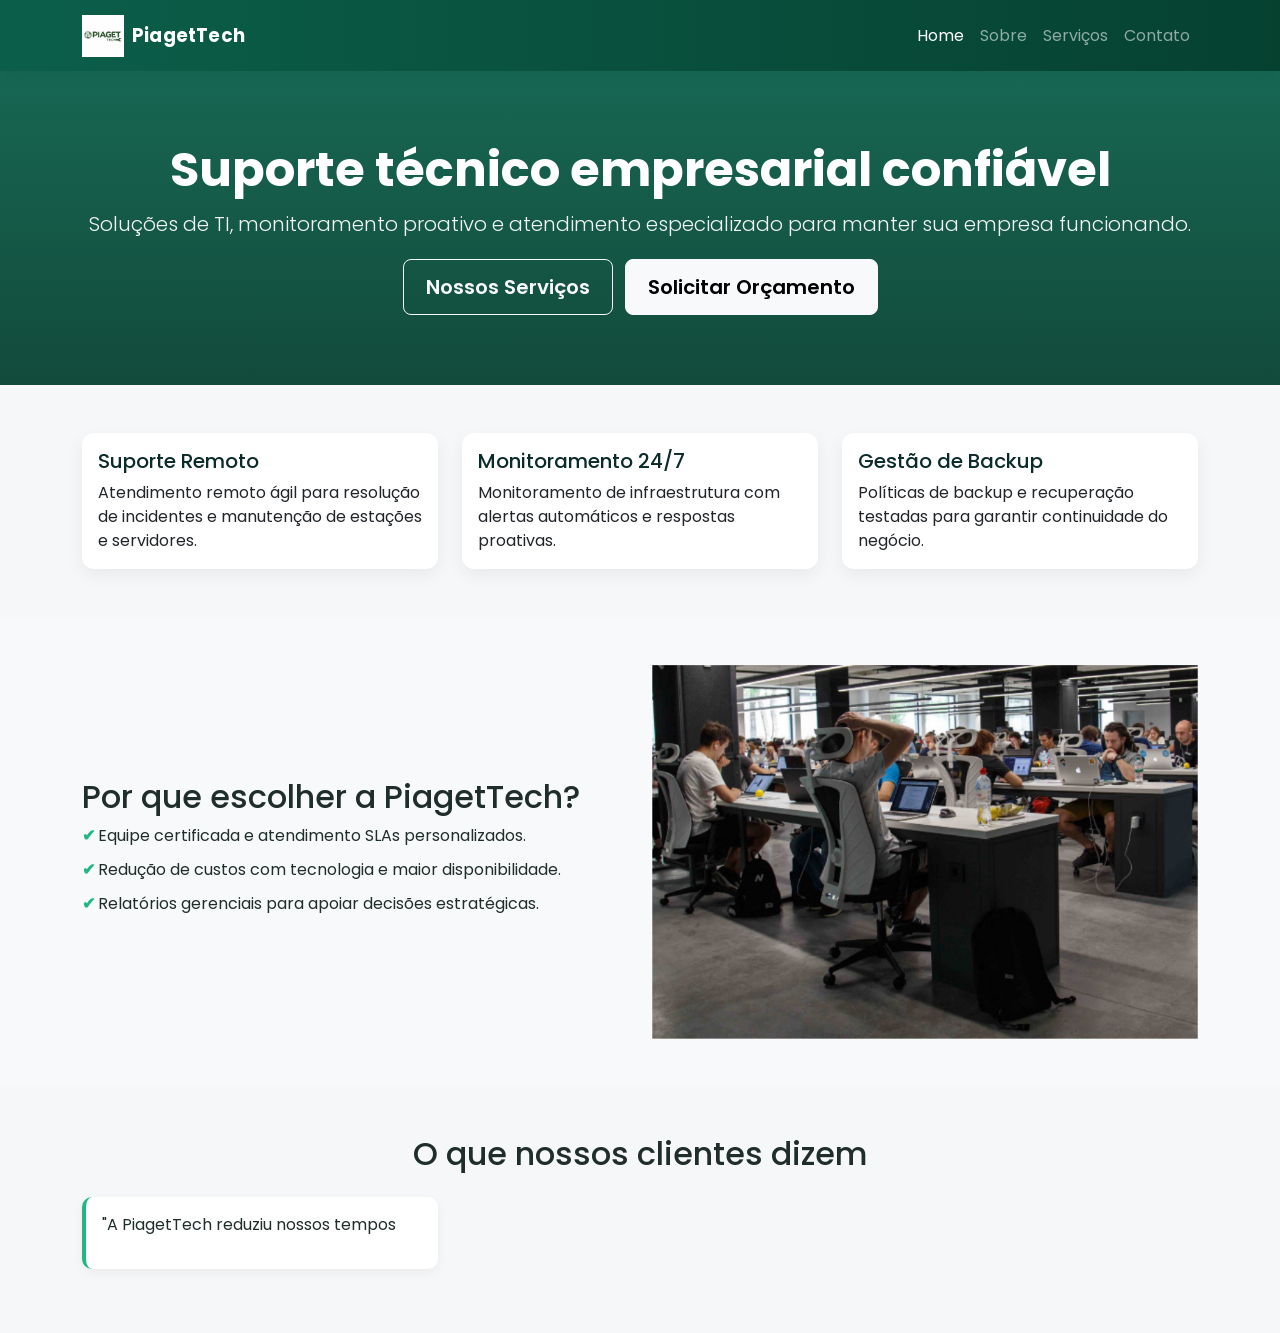
<file: index.html>
<!DOCTYPE html>
<html lang="pt-BR">
<head>
    <meta charset="UTF-8" />
    <meta name="viewport" content="width=device-width, initial-scale=1.0"/>
    <title>PiagetTech - Suporte Técnico Corporativo</title>

    <!-- Google Fonts -->
    <link href="https://fonts.googleapis.com/css2?family=Poppins:wght@300;400;600;700&display=swap" rel="stylesheet">

    <!-- Bootstrap CSS (corrigido) -->
    <link href="https://cdn.jsdelivr.net/npm/bootstrap@5.3.0/dist/css/bootstrap.min.css" rel="stylesheet">

    <!-- Custom CSS -->
    <link rel="stylesheet" href="css/styles.css" />
</head>
<body>
    <!-- Navbar -->
    <nav class="navbar navbar-expand-lg navbar-dark nav-brand-shadow">
        <div class="container">
            <a class="navbar-brand d-flex align-items-center" href="index.html">
                <img src="assets/logo.png" alt="PiagetTech Logo" class="logo me-2" />
                <span class="brand-title">PiagetTech</span>
            </a>
            <button class="navbar-toggler" type="button" data-bs-toggle="collapse" data-bs-target="#navbarNav">
                <span class="navbar-toggler-icon"></span>
            </button>

            <div class="collapse navbar-collapse" id="navbarNav">
                <ul class="navbar-nav ms-auto nav-links">
                    <li class="nav-item"><a class="nav-link active" href="index.html">Home</a></li>
                    <li class="nav-item"><a class="nav-link" href="about.html">Sobre</a></li>
                    <li class="nav-item"><a class="nav-link" href="services.html">Serviços</a></li>
                    <li class="nav-item"><a class="nav-link" href="contact.html">Contato</a></li>
                </ul>
            </div>
        </div>
    </nav>

    <!-- Hero -->
    <header class="hero">
        <div class="container text-center text-white">
            <h1 class="display-5">Suporte técnico empresarial confiável</h1>
            <p class="lead">Soluções de TI, monitoramento proativo e atendimento especializado para manter sua empresa funcionando.</p>
            <div class="hero-cta">
                <a href="services.html" class="btn btn-outline-light btn-lg me-2">Nossos Serviços</a>
                <a href="contact.html" class="btn btn-light btn-lg">Solicitar Orçamento</a>
            </div>
        </div>
    </header>

    <!-- Service Highlights -->
    <section class="container my-5">
        <div class="row g-4">
            <div class="col-md-4">
                <div class="card service-card h-100">
                    <div class="card-body">
                        <h5 class="card-title">Suporte Remoto</h5>
                        <p class="card-text">Atendimento remoto ágil para resolução de incidentes e manutenção de estações e servidores.</p>
                    </div>
                </div>
            </div>

            <div class="col-md-4">
                <div class="card service-card h-100">
                    <div class="card-body">
                        <h5 class="card-title">Monitoramento 24/7</h5>
                        <p class="card-text">Monitoramento de infraestrutura com alertas automáticos e respostas proativas.</p>
                    </div>
                </div>
            </div>

            <div class="col-md-4">
                <div class="card service-card h-100">
                    <div class="card-body">
                        <h5 class="card-title">Gestão de Backup</h5>
                        <p class="card-text">Políticas de backup e recuperação testadas para garantir continuidade do negócio.</p>
                    </div>
                </div>
            </div>
        </div>
    </section>

    <!-- Why choose -->
    <section class="bg-light py-5">
        <div class="container">
            <div class="row align-items-center gy-4">
                <div class="col-md-6">
                    <h2>Por que escolher a PiagetTech?</h2>
                    <ul class="feature-list">
                        <li>Equipe certificada e atendimento SLAs personalizados.</li>
                        <li>Redução de custos com tecnologia e maior disponibilidade.</li>
                        <li>Relatórios gerenciais para apoiar decisões estratégicas.</li>
                    </ul>
                </div>
                <div class="col-md-6">
                    <img src="assets/office-support.png" alt="Suporte técnico" class="img-fluid" />
                </div>
            </div>
        </div>
    </section>

    <!-- Testimonials -->
    <section class="container my-5">
        <h2 class="text-center mb-4">O que nossos clientes dizem</h2>
        <div class="row g-4">
            <div class="col-md-4">
                <blockquote class="testimonial">
                    <p>"A PiagetTech reduziu nossos tempos
</file>
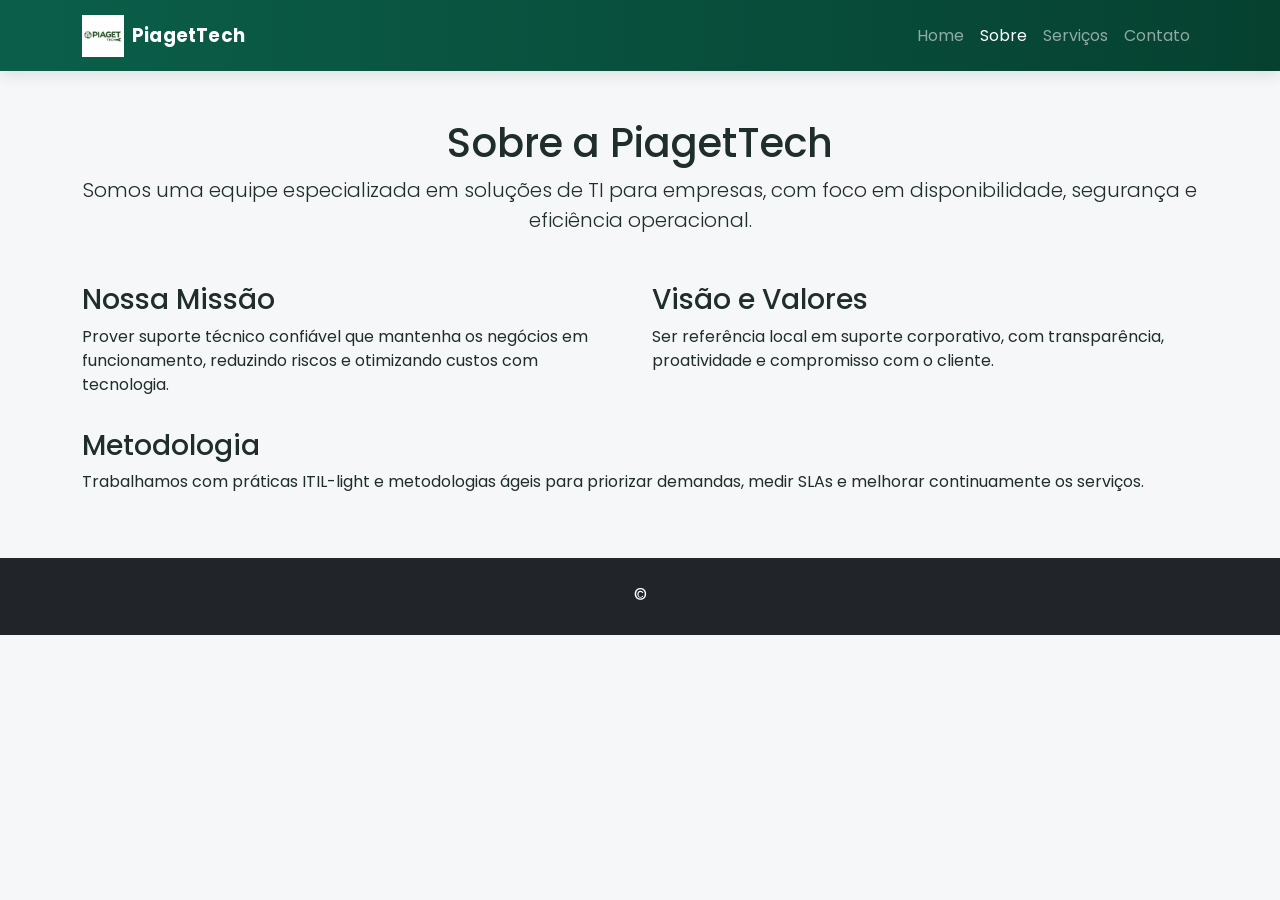
<file: about.html>
<!DOCTYPE html>
<html lang="pt-BR">
<head>
    <meta charset="UTF-8" />
    <meta name="viewport" content="width=device-width, initial-scale=1.0"/>
    <title>Sobre - PiagetTech</title>

    <link href="https://fonts.googleapis.com/css2?family=Poppins:wght@300;400;600;700&display=swap" rel="stylesheet">
    <link href="https://cdn.jsdelivr.net/npm/bootstrap@5.3.0/dist/css/bootstrap.min.css" rel="stylesheet">
    <link rel="stylesheet" href="css/styles.css" />
</head>
<body>
    <nav class="navbar navbar-expand-lg navbar-dark nav-brand-shadow">
        <div class="container">
            <a class="navbar-brand d-flex align-items-center" href="index.html">
                <img src="assets/logo.png" alt="PiagetTech Logo" class="logo me-2" />
                <span class="brand-title">PiagetTech</span>
            </a>
            <button class="navbar-toggler" type="button" data-bs-toggle="collapse" data-bs-target="#navbarNav">
                <span class="navbar-toggler-icon"></span>
            </button>

            <div class="collapse navbar-collapse" id="navbarNav">
                <ul class="navbar-nav ms-auto nav-links">
                    <li class="nav-item"><a class="nav-link" href="index.html">Home</a></li>
                    <li class="nav-item"><a class="nav-link active" href="about.html">Sobre</a></li>
                    <li class="nav-item"><a class="nav-link" href="services.html">Serviços</a></li>
                    <li class="nav-item"><a class="nav-link" href="contact.html">Contato</a></li>
                </ul>
            </div>
        </div>
    </nav>

    <main class="container my-5">
        <h1 class="text-center">Sobre a PiagetTech</h1>
        <p class="lead text-center">Somos uma equipe especializada em soluções de TI para empresas, com foco em disponibilidade, segurança e eficiência operacional.</p>

        <div class="row gy-4 mt-4">
            <div class="col-md-6">
                <h3>Nossa Missão</h3>
                <p>Prover suporte técnico confiável que mantenha os negócios em funcionamento, reduzindo riscos e otimizando custos com tecnologia.</p>
            </div>
            <div class="col-md-6">
                <h3>Visão e Valores</h3>
                <p>Ser referência local em suporte corporativo, com transparência, proatividade e compromisso com o cliente.</p>
            </div>
            <div class="col-12 mt-3">
                <h3>Metodologia</h3>
                <p>Trabalhamos com práticas ITIL-light e metodologias ágeis para priorizar demandas, medir SLAs e melhorar continuamente os serviços.</p>
            </div>
        </div>
    </main>

    <footer class="site-footer bg-dark text-white py-4">
        <div class="container text-center">
            <p class="mb-1">&copy;
</file>
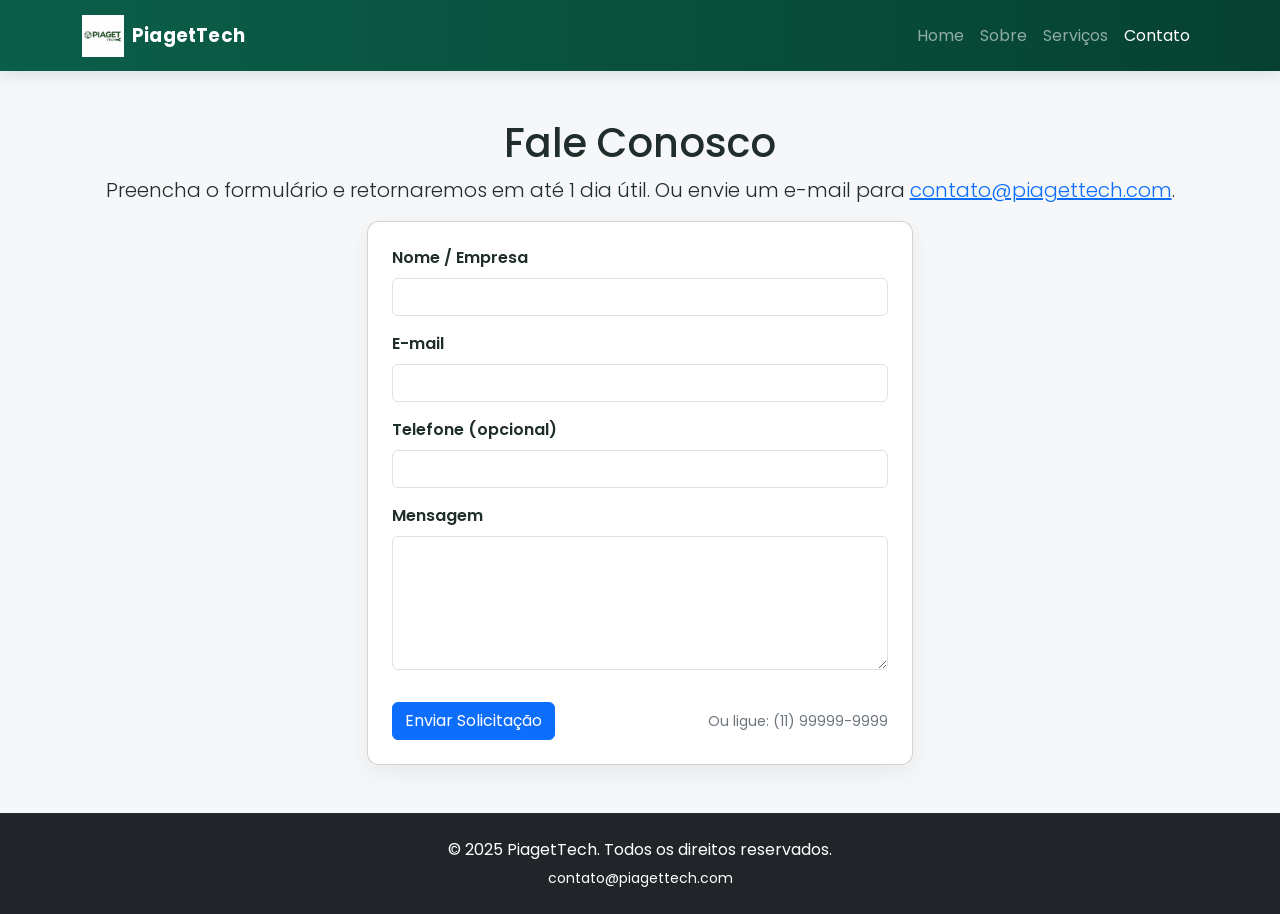
<file: contact.html>
<!DOCTYPE html>
<html lang="pt-BR">
<head>
    <meta charset="UTF-8" />
    <meta name="viewport" content="width=device-width, initial-scale=1.0"/>
    <title>Contato - PiagetTech</title>

    <link href="https://fonts.googleapis.com/css2?family=Poppins:wght@300;400;600;700&display=swap" rel="stylesheet">
    <link href="https://cdn.jsdelivr.net/npm/bootstrap@5.3.0/dist/css/bootstrap.min.css" rel="stylesheet">
    <link rel="stylesheet" href="css/styles.css" />
</head>
<body>
    <nav class="navbar navbar-expand-lg navbar-dark nav-brand-shadow">
        <div class="container">
            <a class="navbar-brand d-flex align-items-center" href="index.html">
                <img src="assets/logo.png" alt="PiagetTech Logo" class="logo me-2" />
                <span class="brand-title">PiagetTech</span>
            </a>
            <button class="navbar-toggler" type="button" data-bs-toggle="collapse" data-bs-target="#navbarNav">
                <span class="navbar-toggler-icon"></span>
            </button>

            <div class="collapse navbar-collapse" id="navbarNav">
                <ul class="navbar-nav ms-auto nav-links">
                    <li class="nav-item"><a class="nav-link" href="index.html">Home</a></li>
                    <li class="nav-item"><a class="nav-link" href="about.html">Sobre</a></li>
                    <li class="nav-item"><a class="nav-link" href="services.html">Serviços</a></li>
                    <li class="nav-item"><a class="nav-link active" href="contact.html">Contato</a></li>
                </ul>
            </div>
        </div>
    </nav>

    <main class="container my-5">
        <h1 class="text-center">Fale Conosco</h1>
        <p class="text-center lead">Preencha o formulário e retornaremos em até 1 dia útil. Ou envie um e-mail para <a href="mailto:contato@piagettech.com">contato@piagettech.com</a>.</p>

        <div class="row justify-content-center">
            <div class="col-lg-6">
                <form id="contactForm" class="card p-4">
                    <div class="mb-3">
                        <label for="name" class="form-label">Nome / Empresa</label>
                        <input type="text" id="name" class="form-control" required />
                    </div>

                    <div class="mb-3">
                        <label for="email" class="form-label">E-mail</label>
                        <input type="email" id="email" class="form-control" required />
                    </div>

                    <div class="mb-3">
                        <label for="phone" class="form-label">Telefone (opcional)</label>
                        <input type="tel" id="phone" class="form-control" />
                    </div>

                    <div class="mb-3">
                        <label for="message" class="form-label">Mensagem</label>
                        <textarea id="message" rows="5" class="form-control" required></textarea>
                    </div>

                    <div id="formMessage" class="mb-3"></div>

                    <div class="d-flex justify-content-between align-items-center">
                        <button type="submit" class="btn btn-primary">Enviar Solicitação</button>
                        <small class="text-muted">Ou ligue: (11) 99999-9999</small>
                    </div>
                </form>
            </div>
        </div>
    </main>

    <footer class="site-footer bg-dark text-white py-4">
        <div class="container text-center">
            <p class="mb-1">&copy; 2025 PiagetTech. Todos os direitos reservados.</p>
            <small>contato@piagettech.com</small>
        </div>
    </footer>

    <script src="https://cdn.jsdelivr.net/npm/bootstrap@5.3.0/dist/js/bootstrap.bundle.min.js"></script>
    <script src="js/scripts.js"></script>
</body>
</html>
</file>
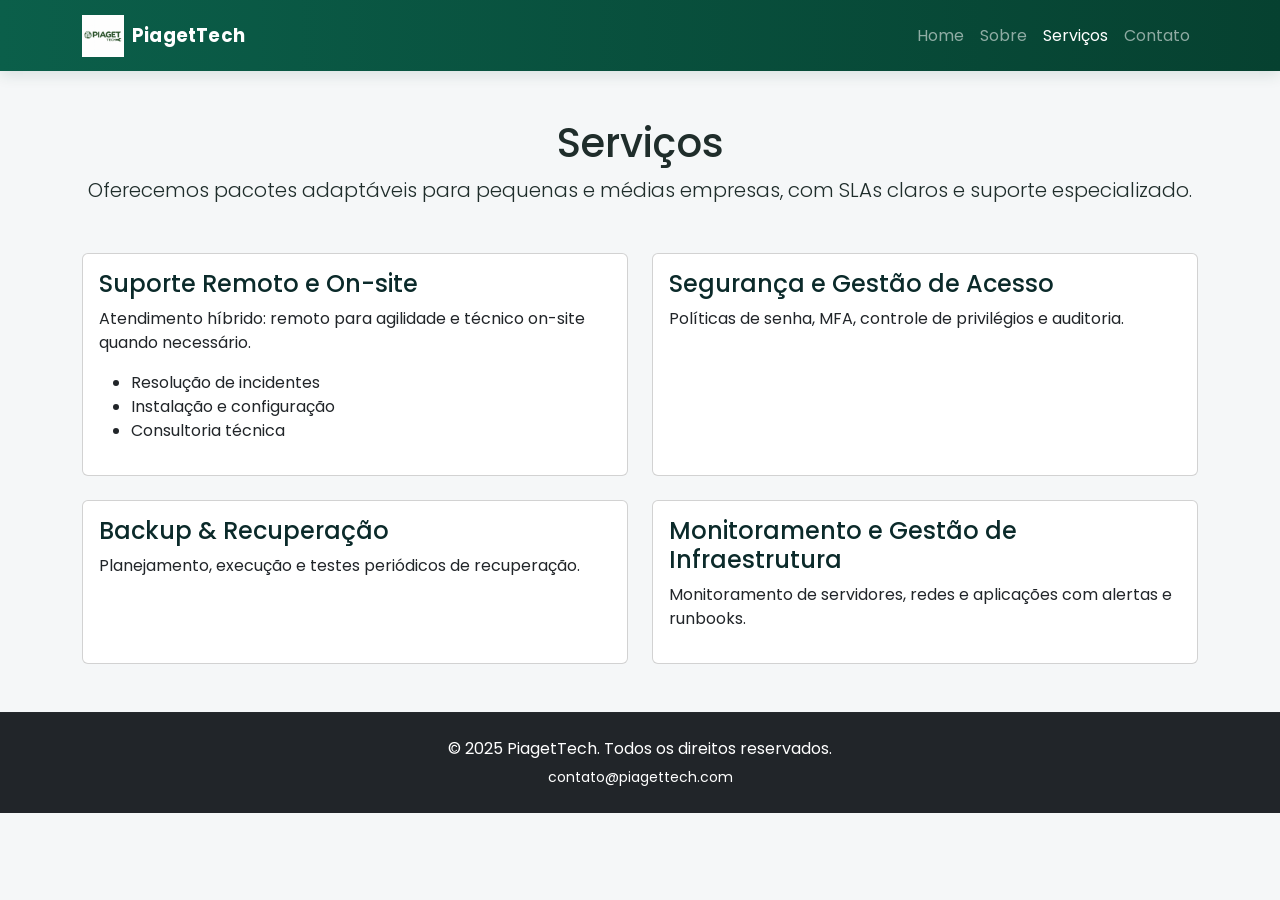
<file: services.html>
<!DOCTYPE html>
<html lang="pt-BR">
<head>
    <meta charset="UTF-8" />
    <meta name="viewport" content="width=device-width, initial-scale=1.0"/>
    <title>Serviços - PiagetTech</title>

    <link href="https://fonts.googleapis.com/css2?family=Poppins:wght@300;400;600;700&display=swap" rel="stylesheet">
    <link href="https://cdn.jsdelivr.net/npm/bootstrap@5.3.0/dist/css/bootstrap.min.css" rel="stylesheet">
    <link rel="stylesheet" href="css/styles.css" />
</head>
<body>
    <nav class="navbar navbar-expand-lg navbar-dark nav-brand-shadow">
        <div class="container">
            <a class="navbar-brand d-flex align-items-center" href="index.html">
                <img src="assets/logo.png" alt="PiagetTech Logo" class="logo me-2" />
                <span class="brand-title">PiagetTech</span>
            </a>
            <button class="navbar-toggler" type="button" data-bs-toggle="collapse" data-bs-target="#navbarNav">
                <span class="navbar-toggler-icon"></span>
            </button>

            <div class="collapse navbar-collapse" id="navbarNav">
                <ul class="navbar-nav ms-auto nav-links">
                    <li class="nav-item"><a class="nav-link" href="index.html">Home</a></li>
                    <li class="nav-item"><a class="nav-link" href="about.html">Sobre</a></li>
                    <li class="nav-item"><a class="nav-link active" href="services.html">Serviços</a></li>
                    <li class="nav-item"><a class="nav-link" href="contact.html">Contato</a></li>
                </ul>
            </div>
        </div>
    </nav>

    <main class="container my-5">
        <h1 class="text-center">Serviços</h1>
        <p class="text-center lead">Oferecemos pacotes adaptáveis para pequenas e médias empresas, com SLAs claros e suporte especializado.</p>

        <div class="row g-4 mt-4">
            <div class="col-md-6">
                <div class="card h-100">
                    <div class="card-body">
                        <h4>Suporte Remoto e On-site</h4>
                        <p>Atendimento híbrido: remoto para agilidade e técnico on-site quando necessário.</p>
                        <ul>
                            <li>Resolução de incidentes</li>
                            <li>Instalação e configuração</li>
                            <li>Consultoria técnica</li>
                        </ul>
                    </div>
                </div>
            </div>

            <div class="col-md-6">
                <div class="card h-100">
                    <div class="card-body">
                        <h4>Segurança e Gestão de Acesso</h4>
                        <p>Políticas de senha, MFA, controle de privilégios e auditoria.</p>
                    </div>
                </div>
            </div>

            <div class="col-md-6">
                <div class="card h-100">
                    <div class="card-body">
                        <h4>Backup & Recuperação</h4>
                        <p>Planejamento, execução e testes periódicos de recuperação.</p>
                    </div>
                </div>
            </div>

            <div class="col-md-6">
                <div class="card h-100">
                    <div class="card-body">
                        <h4>Monitoramento e Gestão de Infraestrutura</h4>
                        <p>Monitoramento de servidores, redes e aplicações com alertas e runbooks.</p>
                    </div>
                </div>
            </div>
        </div>
    </main>

    <footer class="site-footer bg-dark text-white py-4">
        <div class="container text-center">
            <p class="mb-1">&copy; 2025 PiagetTech. Todos os direitos reservados.</p>
            <small>contato@piagettech.com</small>
        </div>
    </footer>

    <script src="https://cdn.jsdelivr.net/npm/bootstrap@5.3.0/dist/js/bootstrap.bundle.min.js"></script>
    <script src="js/scripts.js"></script>
</body>
</html>
</file>
<file: css/styles.css>
/* Reset básico */
* { box-sizing: border-box; }

/* Tipografia e cores base */
:root{
    --primary: #0b5f4a;     /* verde-escuro */
    --accent: #1fb784;      /* verde-claro */
    --muted: #6c757d;
    --bg: #f5f7f8;
    --card: #ffffff;
    --dark: #0b2a2a;
    --radius: 12px;
    --max-width: 1200px;
}

body {
    font-family: 'Poppins', Arial, sans-serif;
    margin: 0;
    padding: 0;
    background-color: var(--bg);
    color: #1f2d2b;
    -webkit-font-smoothing:antialiased;
}

/* Navbar custom */
.navbar {
    background: linear-gradient(90deg, rgba(11,95,74,1), rgba(6,65,48,1));
    padding: 0.6rem 0;
}
.nav-brand-shadow {
    box-shadow: 0 4px 14px rgba(6,65,48,0.12);
}
.logo { width: 42px; height: 42px; object-fit: contain; }
.brand-title { font-weight: 700; font-size: 1.15rem; letter-spacing: 0.2px; color: #fff; }

/* Hero */
.hero {
    background: linear-gradient(180deg, rgba(11,95,74,0.95), rgba(6,65,48,0.95));
    padding: 70px 0;
    color: white;
}
.hero .display-5 { font-weight: 700; margin-bottom: 10px; }
.hero p.lead { opacity: 0.95; margin-bottom: 20px; }
.hero-cta .btn { border-radius: 8px; padding: 12px 22px; font-weight: 600; }

/* Service cards */
.service-card {
    border-radius: var(--radius);
    border: none;
    box-shadow: 0 6px 18px rgba(7,21,17,0.06);
}
.card h4, .card h5 { color: var(--dark); }

/* Feature list */
.feature-list { list-style: none; padding: 0; margin: 0; }
.feature-list li { margin-bottom: 0.6rem; padding-left: 1rem; position: relative; }
.feature-list li::before {
    content: "✔";
    position: absolute;
    left: 0;
    color: var(--accent);
    font-weight: 700;
}

/* Testimonials */
.testimonial {
    background: var(--card);
    padding: 16px;
    border-radius: 10px;
    box-shadow: 0 4px 12px rgba(7,21,17,0.05);
    border-left: 4px solid var(--accent);
}

/* CTA banner */
.cta-banner {
    background: linear-gradient(90deg, rgba(11,95,74,1), rgba(1,120,90,1));
    border-top: 4px solid rgba(0,0,0,0.05);
}

/* Forms */
form.card { border-radius: 12px; box-shadow: 0 8px 24px rgba(20,40,30,0.06); background: var(--card); }
.form-label { font-weight: 600; color: #1f2d2b; }

/* Footer */
.site-footer { border-top: 1px solid rgba(255,255,255,0.02); }

/* Utility */
.text-muted { color: var(--muted) !important; }

/* Responsividade */
@media (max-width: 992px) {
    .hero { padding: 50px 0; }
    .hero .display-5 { font-size: 1.6rem; }
}
@media (max-width: 576px) {
    .logo { width: 36px; height: 36px; }
    .brand-title { font-size: 1rem; }
    .hero { padding: 36px 0; }
}
</file>
